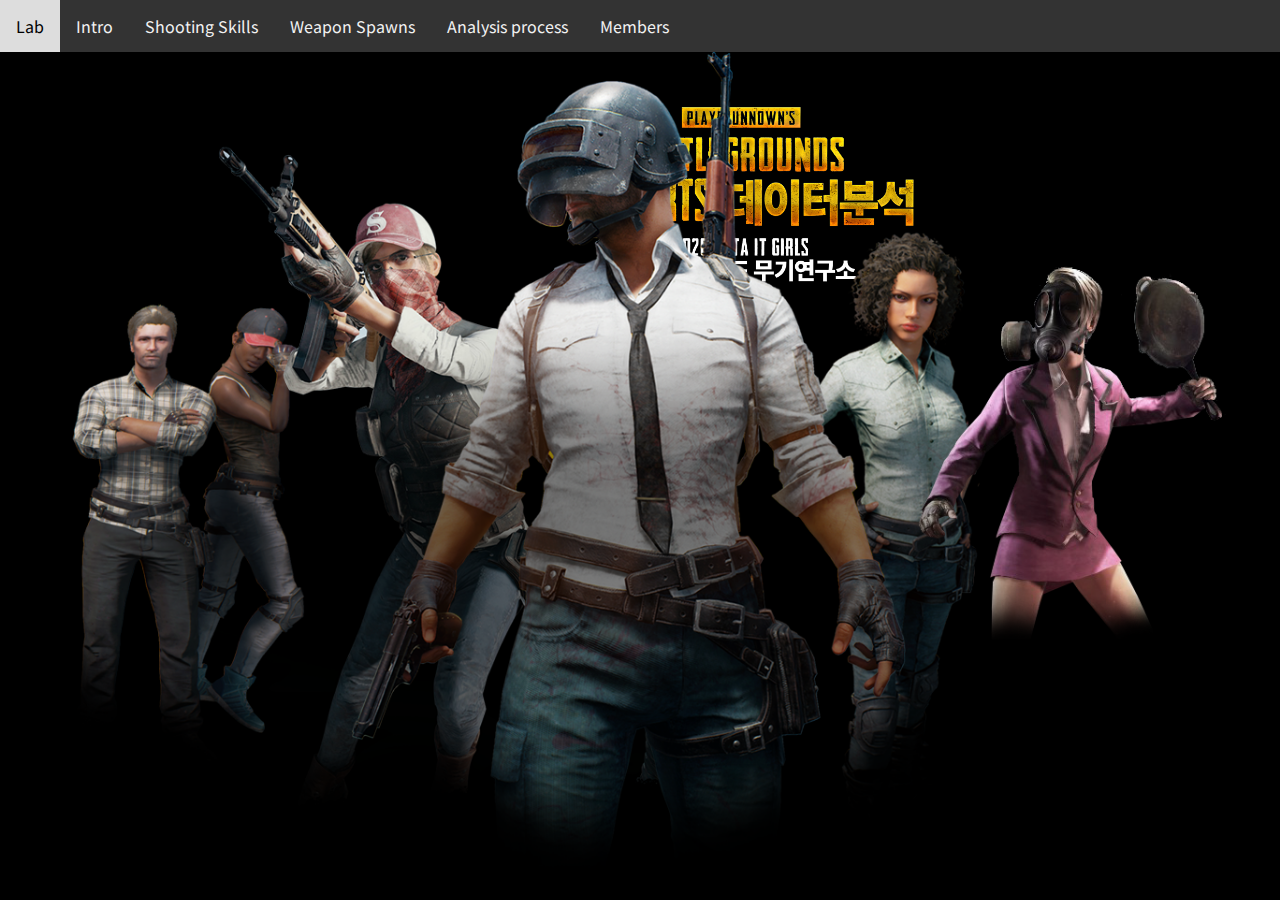
<file: docs/index.html>
<!DOCTYPE html>
<html>

<head>
    <title>배틀그라운드연구소</title>
    <meta http-equiv="Content-Type" content="text/html; charset=utf-8" />
    <meta charset="utf-8" />
    <meta name="viewport" content="width=device-width, initial-scale=1.0, user-scalable=no, minimum-scale=1.0, maximum-scale=1.0">
    <meta http-equiv="X-UA-Compatible" content="IE=edge">
    <link href="https://fonts.googleapis.com/css2?family=Noto+Sans+KR:wght@400;700&display=swap" rel="stylesheet">
	<link rel="stylesheet" href="style.css">
    <style>
        * {
                box-sizing: border-box;
        }
            /* Style the header */
        .header {
                background-color: #f1f1f1;
                padding: 20px;
                text-align: center;
                 
        }
        .topnav {
                overflow: hidden;
                background-color: #333;
                z-index: 1000;
                position: relative;
        
         }
         .topnav a {
                
                float: left;
                display: block;
                color: #f2f2f2;
                text-align: center;
                padding: 14px 16px;
                text-decoration: none;
               
        }
        .topnav a:hover {
                background-color: #ddd;
                color: black;
                
                
        }
        li {display: inline;}
/* 상단 바 끝 */
       
    
        
        body{ 
            position: relative;
            background-color: black;
            /* cursor: none;    */
            overflow: hidden;
            margin:0;
        }
        h1{
            color: #fff;
        }
        /* .cursor_item{
            position: absolute;
            width: 300px;
            height: 300px;
            background-color: red;
            top:0;
            left:0;
            margin: -50px 0 0 -50px;
            transition: all 500ms cubic-bezier(0.930, 0.005, 0.040, 1.005);
                     
        }
     */
        
        /* button:hover{
            background: red;
            color: #fff;
            font-size: 80px;
            padding : 80px 150px;
        } */
        .human{
            position: absolute;
            width: 500px;
            left:calc(50% - 150px) ; /*사진 가운데로*/ 
            /* z-index: 100;  //사람 이미지 맨 앞으로 갖고오기 */
        }
        .bg{
            position: relative;
        }
        .imgWrap{
            z-index: 1;
        }
      

    </style>
    
    
    <!-- <style type="text/css">
        body{cursor: url('cursor.cur'),auto;}

    </style> -->
    <script>
        let human;
        let bg;
        let h1;

        let x =0;
        let y =0;
        let mx=0;   //마우스  x
        let my=0; //마우스 y
        let speed =0.009; //마우스 얼마의 속도로 따라올지
        
        window.onload =function(){

            h1 = document.getElementsByTagName("h1")[0]; //마우스 부드럽게
            human = document.getElementsByClassName("human")[0];
            bg = document.getElementsByClassName("bg")[0];

            window.addEventListener("mousemove",mouseFunc,false);

            function mouseFunc(e){
                x= (e.clientX - window.innerWidth / 2); // 창의 반 크기를 마우스 움직임 크기에서 빼기
                y= (e.clientY - window.innerHeight / 2); 
                
            }
            loop();  //마우스 부드럽게
        }  
        function loop(){
            mx += (x - mx) *speed;
            my += (y - my) *speed; 
            //console.log(x,mx)
            // h1.innerHTML ="x:"+x+"mx:"+mx; //x와 mx의 값 출력
            human.style.transform = "translate("+-(mx/6)+"px,"+ -(my/6)+"px)";
            // my 대신에 -my주면 반대로 움직임
            // 사진을 더 조금 움직이게 하고 싶으면 mx,my값을 나눠준다 -> mx/6,my/원하는 수
            bg.style.transform = "translate("+ (mx/2)+"px,"+ (my/2)+"px)";

            window.requestAnimationFrame(loop);
        }
        
    </script>
    </head>
    <body>
        
          
        <div class="topnav">
            <a href="index.html">Lab</a>
            <a href="intro.html">Intro</a>
            <a href="page2.html">Shooting Skills</a>
            <a href="page3.html">Weapon Spawns</a>
            <a href="main.html">Analysis process</a>
            <a href="about.html">Members</a>
          </div>
<!-- 이미지 div 태그르로 한 번에 묶어서 상단바 뒤로 가게 함 -->
        <div class="imgWrap"> 
            <img src="img/로고1.png"  width ="100" height-= "100" class = "human" alt="배틀그라운드 로고">
            <img src="img/obj.png" class = "bg" alt="사막배경">
        </div>
       
        
  </body>
  </html>
</file>
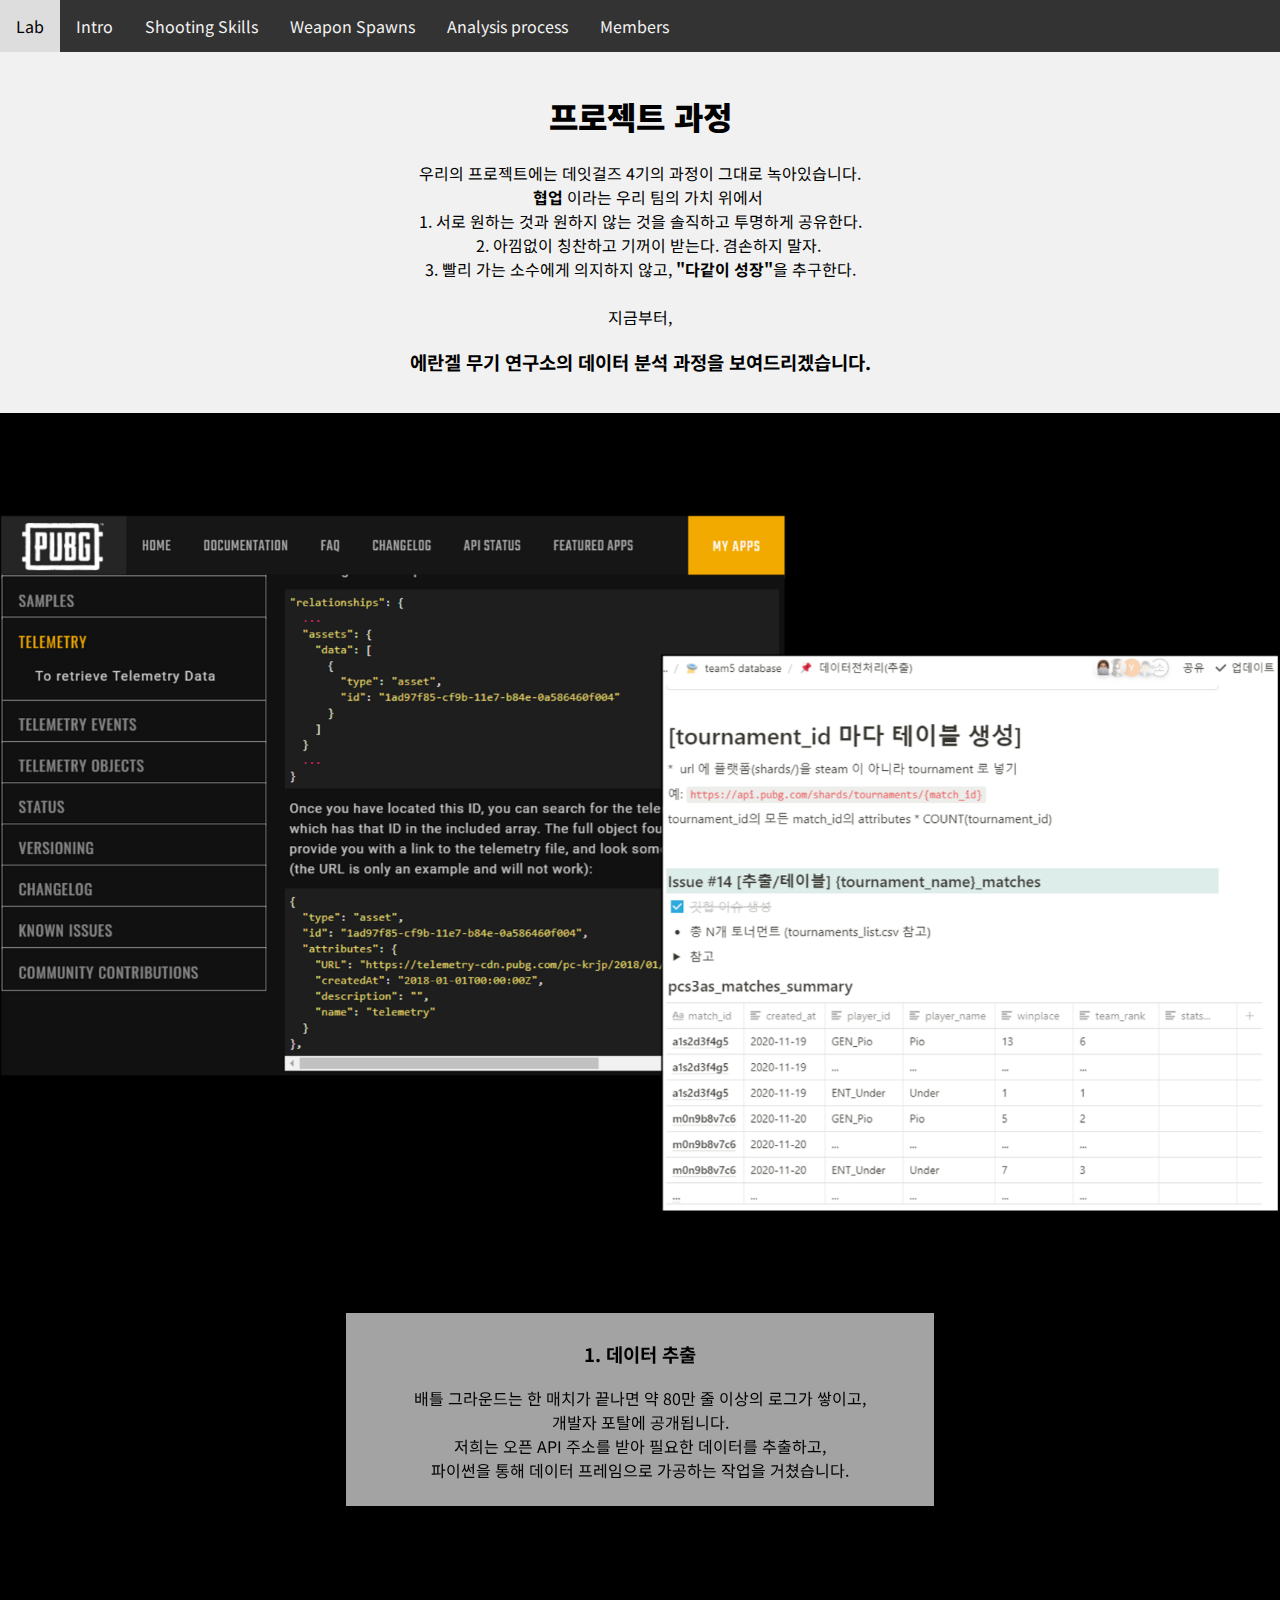
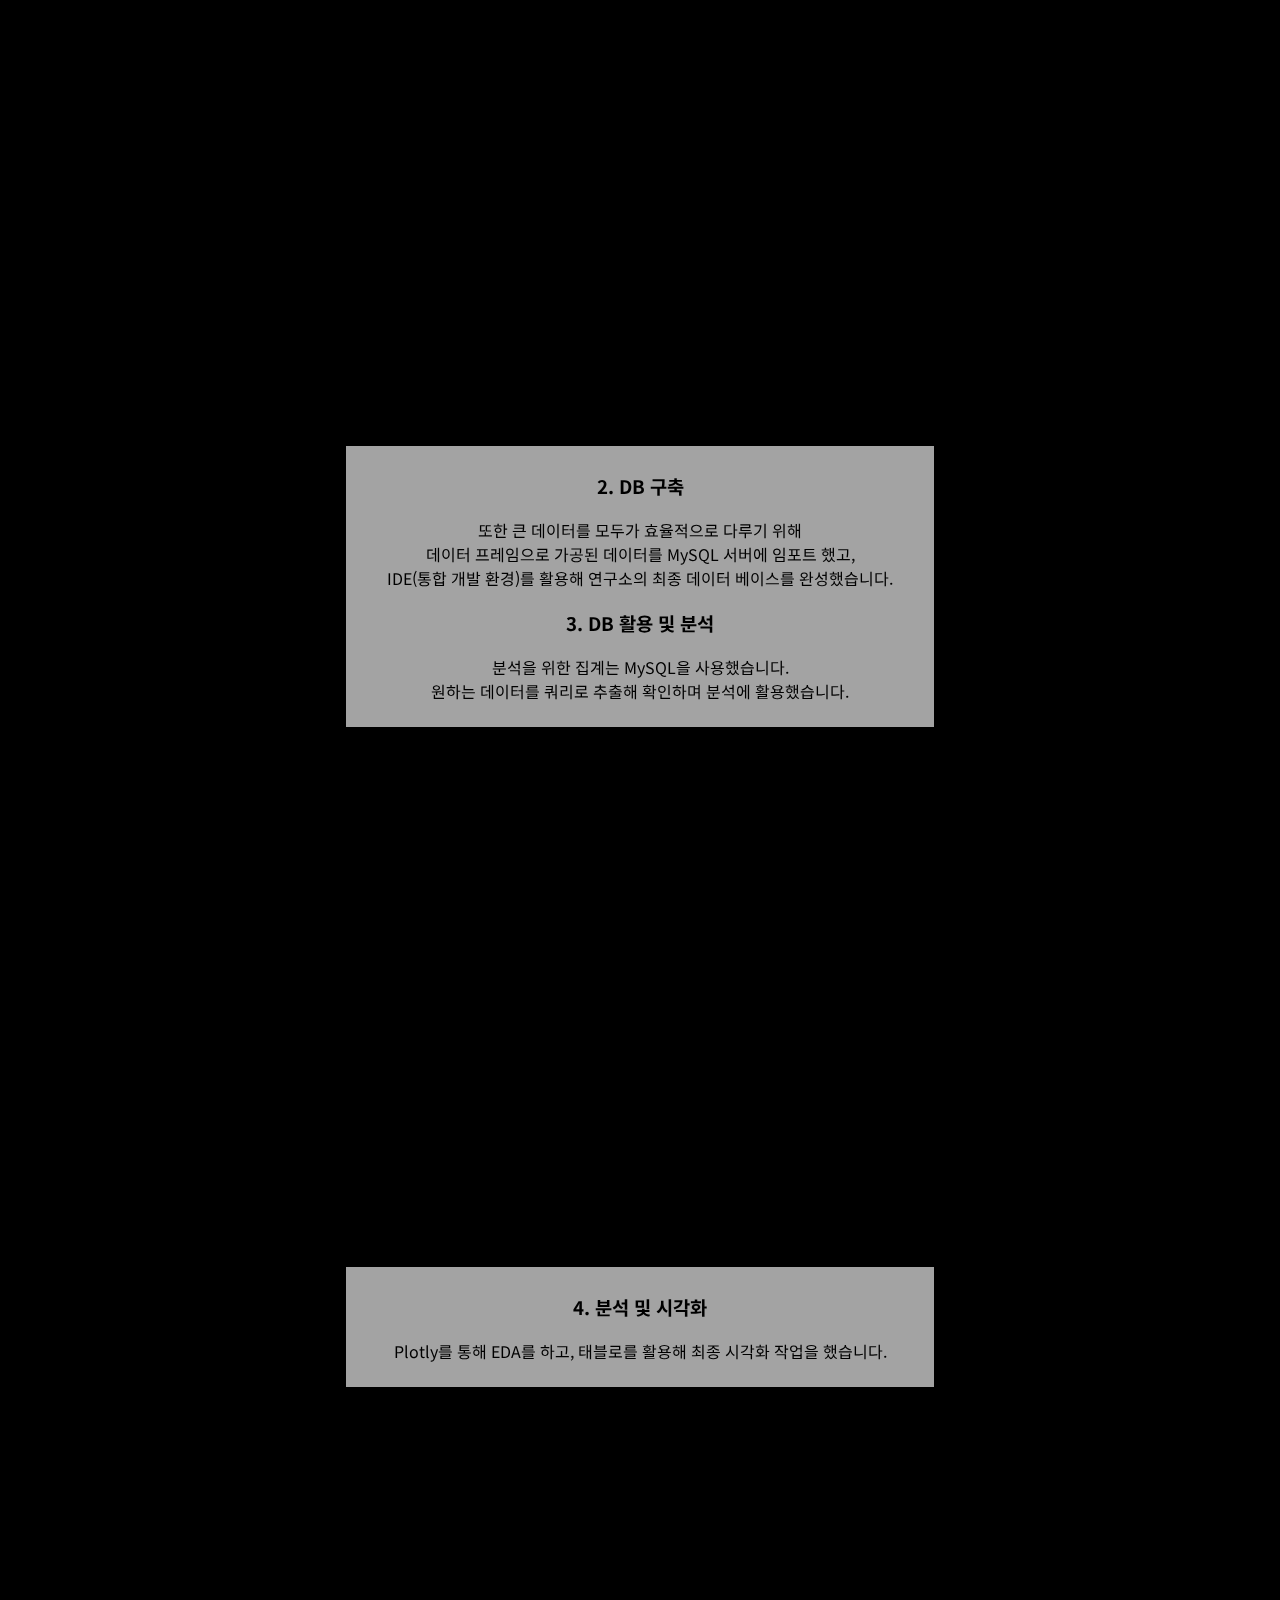
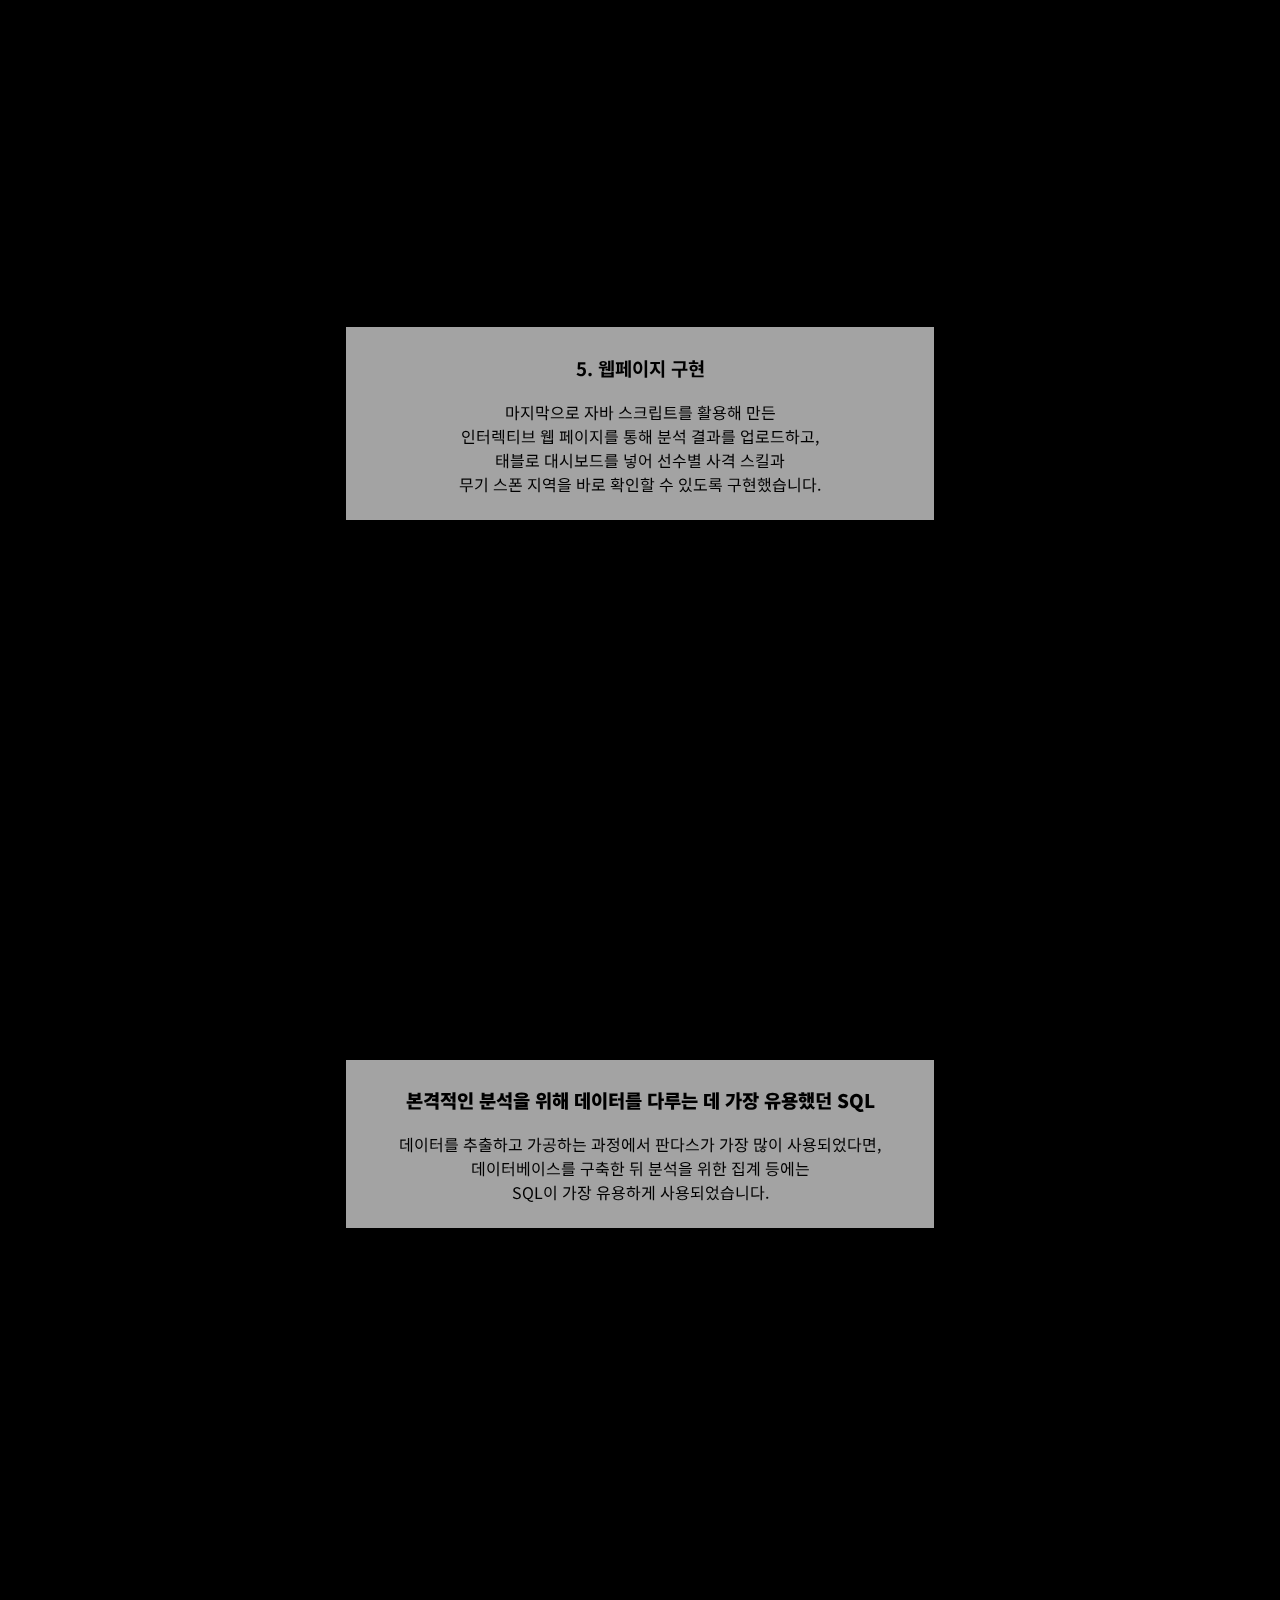
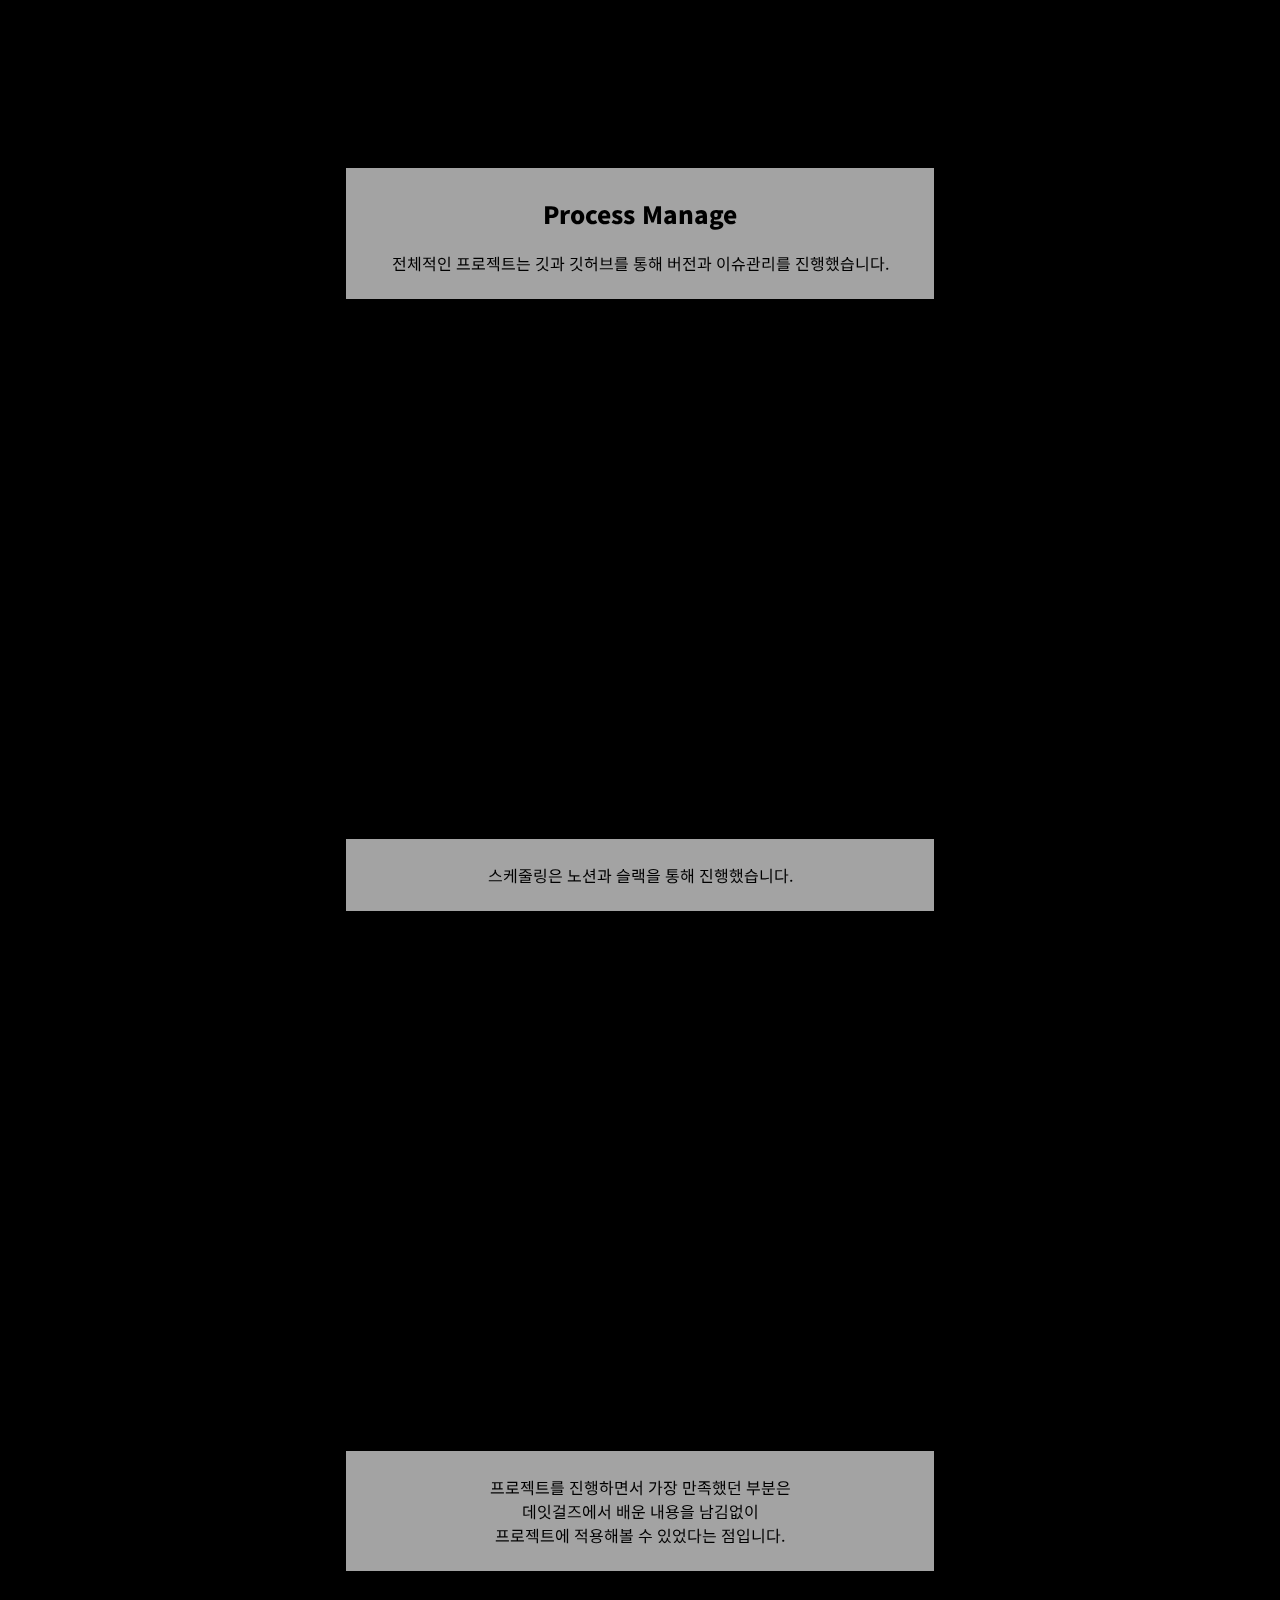
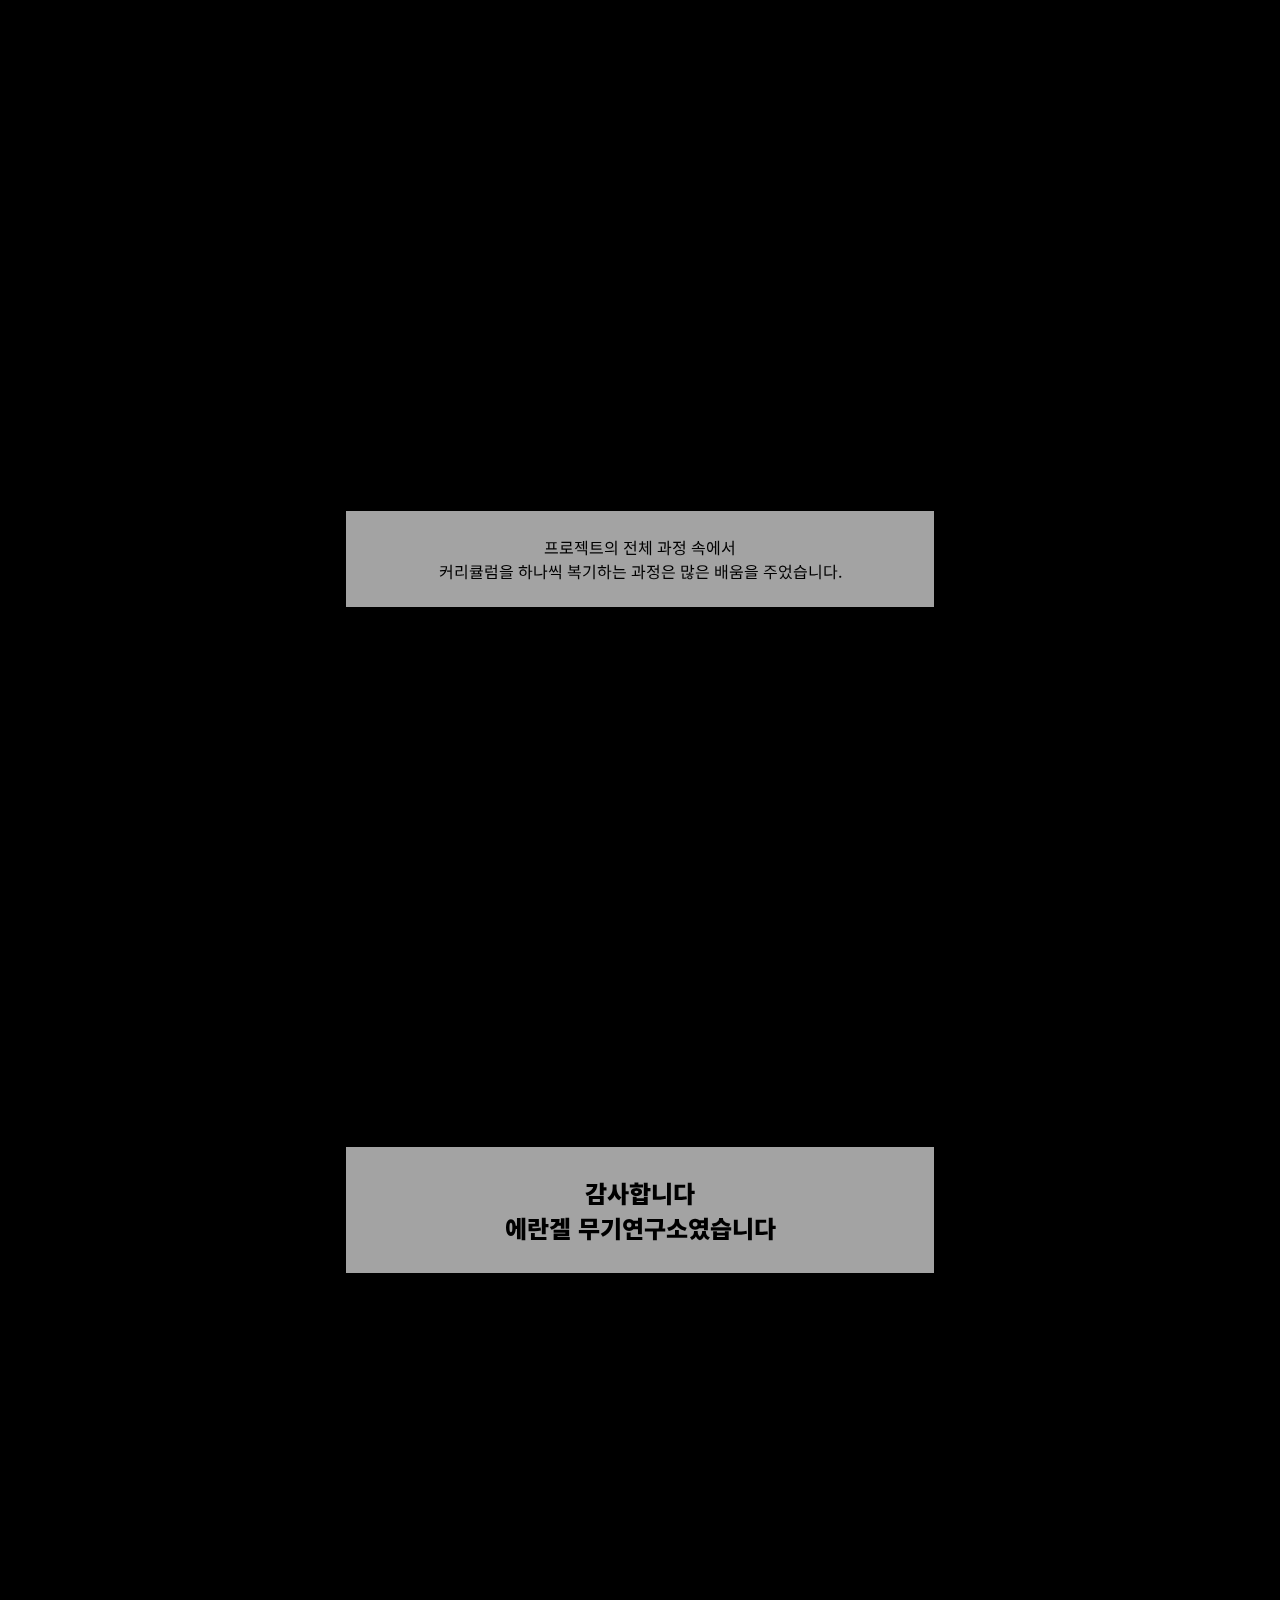
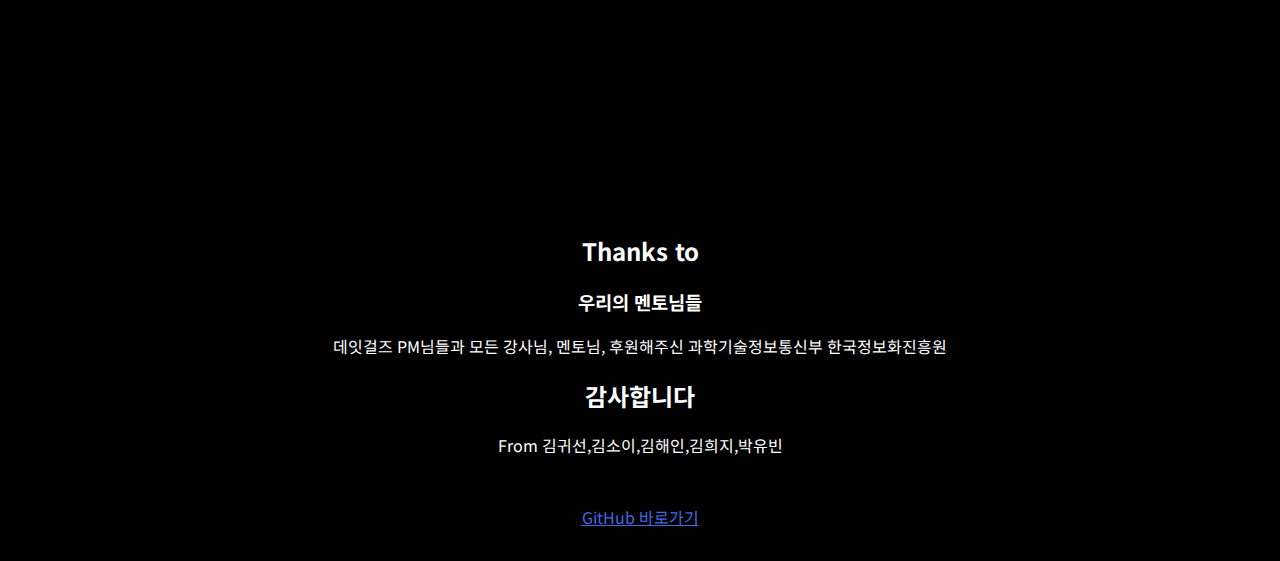
<file: docs/main.html>
<!DOCTYPE html>
<html lang="ko">
<head>
	<meta charset="UTF-8">
	<meta name="viewport" content="width=device-width, initial-scale=1.0">
	<title>main</title>
	<link href="https://fonts.googleapis.com/css2?family=Noto+Sans+KR:wght@400;700&display=swap" rel="stylesheet">
	<link rel="stylesheet" href="style.css">
	
	
</head>
<body bgcolor="black">
    <div class="topnav">
        	<a href="index.html">Lab</a>
			  <a href="intro.html">Intro</a>
			  <a href="page2.html">Shooting Skills</a>
			  <a href="page3.html">Weapon Spawns</a>
              <a href="main.html">Analysis process</a>
              <a href="about.html">Members</a>
      </div>
	<header class="header">
		<div class="global-width">
			<h1 class="page-title"><b>프로젝트 과정</b> </h1>
			<p>
				우리의 프로젝트에는 데잇걸즈 4기의 과정이 그대로 녹아있습니다. <br>&nbsp;&nbsp;&nbsp;&nbsp;<B>협업</B> 이라는 우리 팀의 가치 위에서<br>
                1. 서로 원하는 것과 원하지 않는 것을 솔직하고 투명하게 공유한다.<br>
                &nbsp;&nbsp;&nbsp;&nbsp;2. 아낌없이 칭찬하고 기꺼이 받는다. 겸손하지 말자.<br>
				3. 빨리 가는 소수에게 의지하지 않고, <b>"다같이 성장"</b>을 추구한다.<br><br>
				지금부터,<br>
				<h3>에란겔 무기 연구소의 데이터 분석 과정을 보여드리겠습니다.</h3>
				
			</p>
		</div>
	</header>
	<section class="scroll-content">
		<div class="scroll-graphic">
			<div class="graphic-item"><img class="scene-img" src="img/analysis/1_데이터_추출.png" alt=""></div>
			<div class="graphic-item"><img class="scene-img" src="img/analysis/2_DB.png" alt="데이터프레임사진"></div>
			<div class="graphic-item" ><img class="scene-img" src="img/analysis/3_tableau.png" alt=""></div>
			<div class="graphic-item"><img class="scene-img" src="img/analysis/4_web.PNG" alt="erd 사진"></div>
			<div class="graphic-item"><img class="scene-img" src="img/analysis/5_SQL.png" alt="datagrip사진"></div>
			<div class="graphic-item" data-action="birdFlies2">
				<img class="bird" src="img/후라이팬.png" alt="뭐넣냐">
				<img class="scene-img" src="img/analysis/6_github.png" alt="">
			</div>
			<div class="graphic-item"><img class="scene-img" src="img/analysis/7_notion.png" alt=""></div>
			<div class="graphic-item"><img class="scene-img" src="img/analysis/10_과정.png" alt=""></div>
			<div class="graphic-item"><img class="scene-img" src="img/analysis/8_배움.jpg" alt=""></div>
			<div class="graphic-item"><img class="scene-img" src="img/analysis/9_fin.jpg" alt="노션사진"></div>
		</div>
		<div class="scroll-text global-width">
			<div class="step">
				<p>
					<h3>1. 데이터 추출</h3>
					배틀 그라운드는 한 매치가 끝나면 약 80만 줄 이상의 로그가 쌓이고,<br>
					개발자 포탈에 공개됩니다.<br>
					저희는 오픈 API 주소를 받아 필요한 데이터를 추출하고,<br>
					파이썬을 통해 데이터 프레임으로 가공하는 작업을 거쳤습니다.
				</p>
			</div>
			<div class="step">
				<p>
					<h3>2. DB 구축</h3>
					또한 큰 데이터를 모두가 효율적으로 다루기 위해<br>
					데이터 프레임으로 가공된 데이터를 MySQL 서버에 임포트 했고,<br>
					IDE(통합 개발 환경)를 활용해 연구소의 최종 데이터 베이스를 완성했습니다.<br>
					<h3>3. DB 활용 및 분석</h3>
					분석을 위한 집계는 MySQL을 사용했습니다.<br>
					원하는 데이터를 쿼리로 추출해 확인하며 분석에 활용했습니다.
				</p>
			</div>
			<div class="step">
				<p>
					<h3>4. 분석 및 시각화</h3>
					Plotly를 통해 EDA를 하고, 태블로를 활용해 최종 시각화 작업을 했습니다.
				</p>
			</div>
			<div class="step">
				<p>
					<h3>5. 웹페이지 구현</h3>
					마지막으로 자바 스크립트를 활용해 만든 <br>인터렉티브 웹 페이지를 통해 분석 결과를 업로드하고, <Br>
					태블로 대시보드를 넣어 선수별 사격 스킬과<br>
					무기 스폰 지역을 바로 확인할 수 있도록 구현했습니다.
					
				</p>
			</div>
			<div class="step">
				<p>
                    <b><h3>본격적인 분석을 위해 데이터를 다루는 데 가장 유용했던 SQL</h3></b>
                    데이터를 추출하고 가공하는 과정에서 판다스가 가장 많이 사용되었다면, <br>
                    데이터베이스를 구축한 뒤 분석을 위한 집계 등에는 <br>SQL이 가장 유용하게 사용되었습니다.


				</p>
			</div>
			<div class="step">
				<p>
					<b><h2>Process Manage</h2></b>
					전체적인 프로젝트는 깃과 깃허브를 통해 버전과 이슈관리를 진행했습니다.<br>
					 
					
				</p>
			</div>
			<div class="step">
				<p>
					스케줄링은 노션과 슬랙을 통해 진행했습니다.
					
				</p>
			</div>
			<div class="step">
				<p>
					프로젝트를 진행하면서 가장 만족했던 부분은<br>
					데잇걸즈에서 배운 내용을 남김없이 <Br>
					프로젝트에 적용해볼 수 있었다는 점입니다.
				</p>
			</div>
			<div class="step">
				<p>
					프로젝트의 전체 과정 속에서<br>
					커리큘럼을 하나씩 복기하는 과정은 많은 배움을 주었습니다.
				</p>
			</div>
			<div class="step">
				<p>
                    <b><h2>감사합니다<br>
						에란겔 무기연구소였습니다</h2></b>
						
                   
				</p>
			</div>
		</div>
	</section>
	<section class="normal-content_global-width">
		<h2>Thanks to</h2>
		<h3>우리의 멘토님들</h3>
		<p>데잇걸즈 PM님들과 모든 강사님, 멘토님, 후원해주신 과학기술정보통신부 한국정보화진흥원 </p>
		<h2>감사합니다</h2>
		<p>From 김귀선,김소이,김해인,김희지,박유빈</p>
	</section>
	<footer class="global-footer">
		<a href="https://github.com/dataitgirls4/team_5" target="blank">GitHub 바로가기</a>
	</footer>

	<script src="main.js"></script>
</body>
</html>
</file>
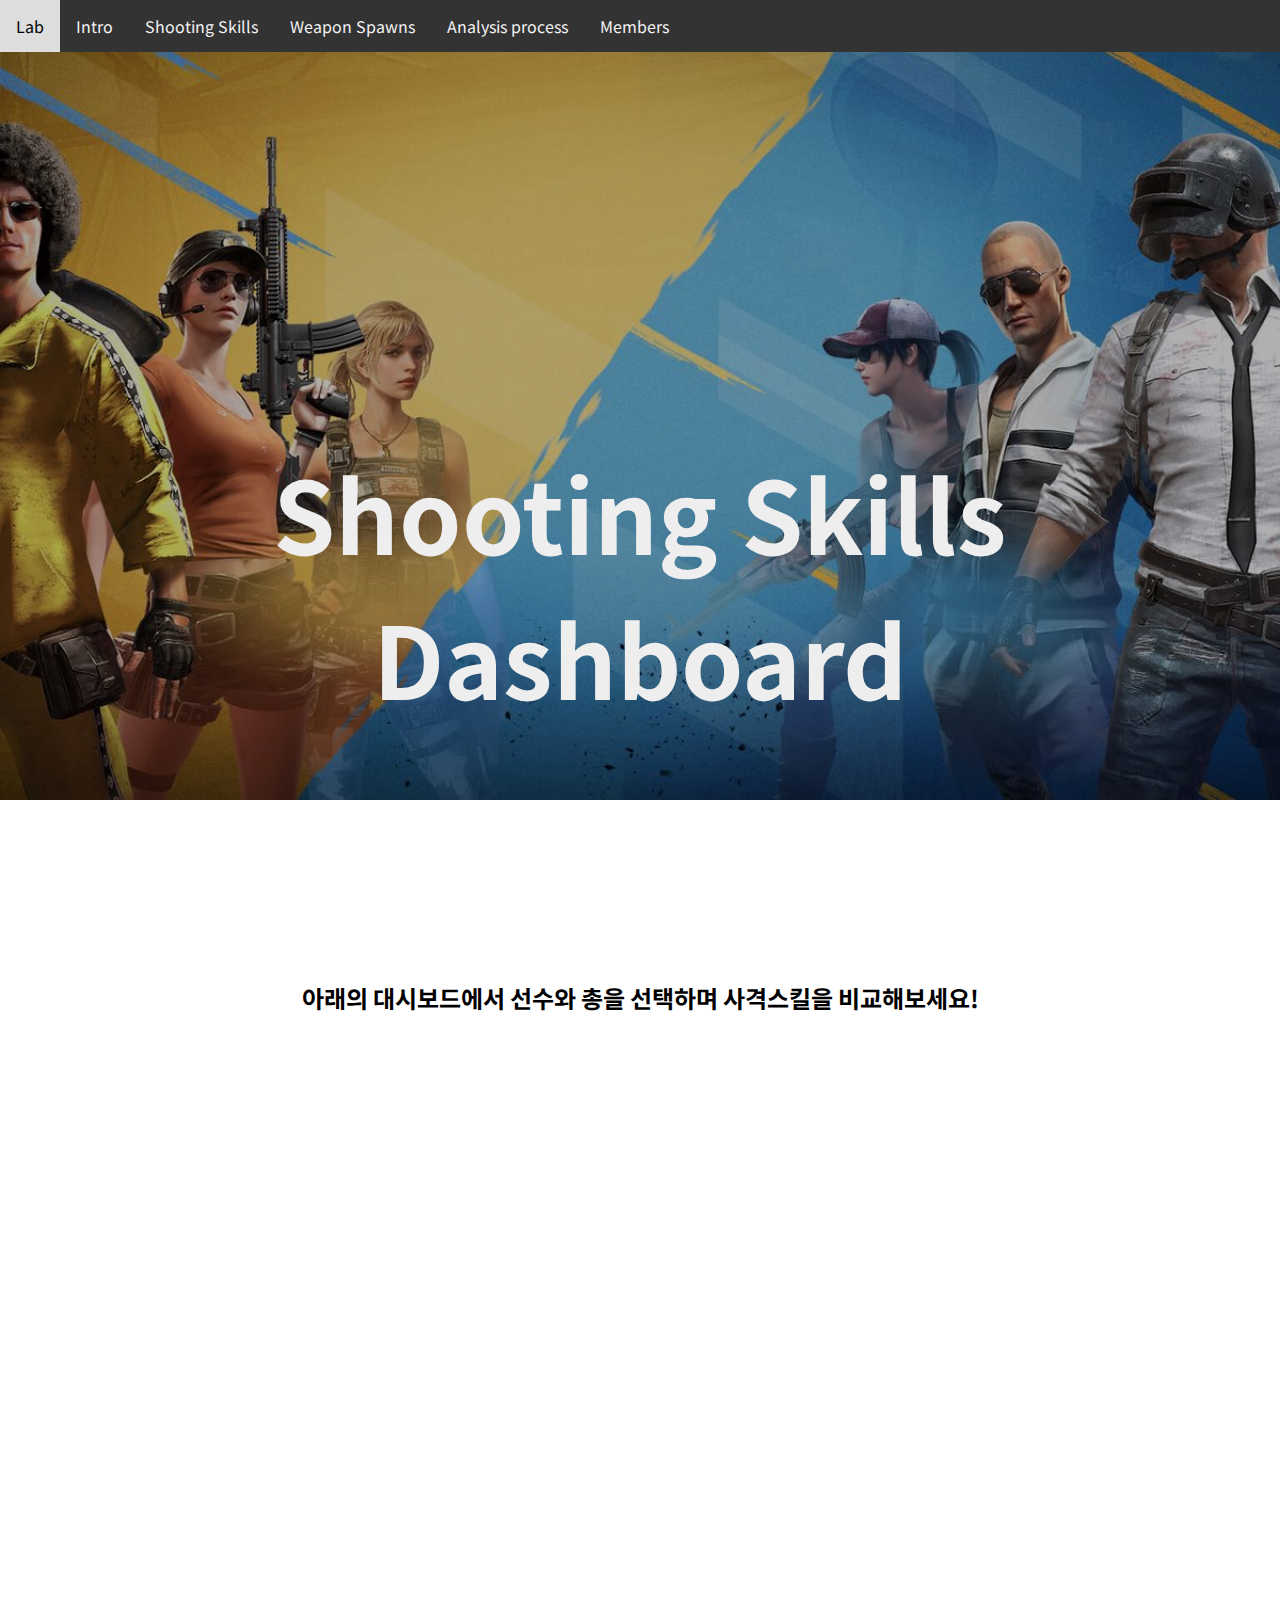
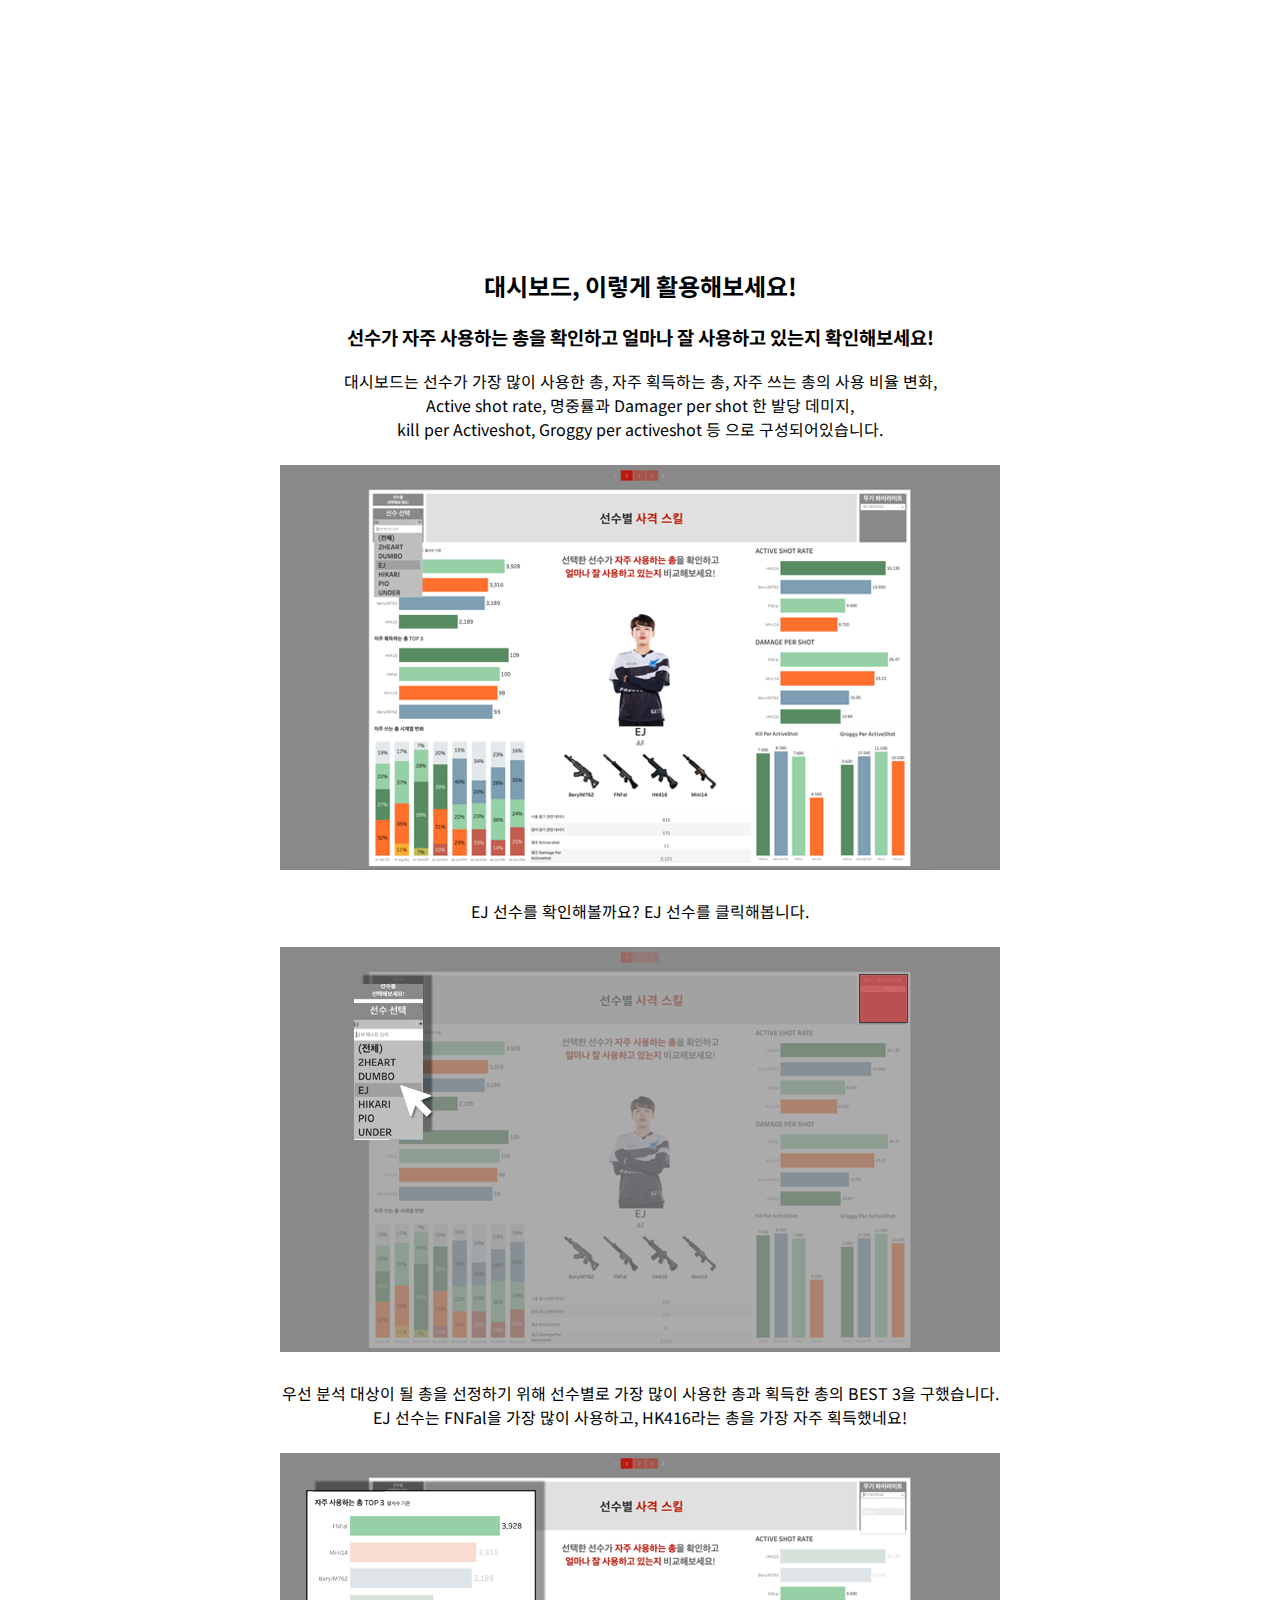
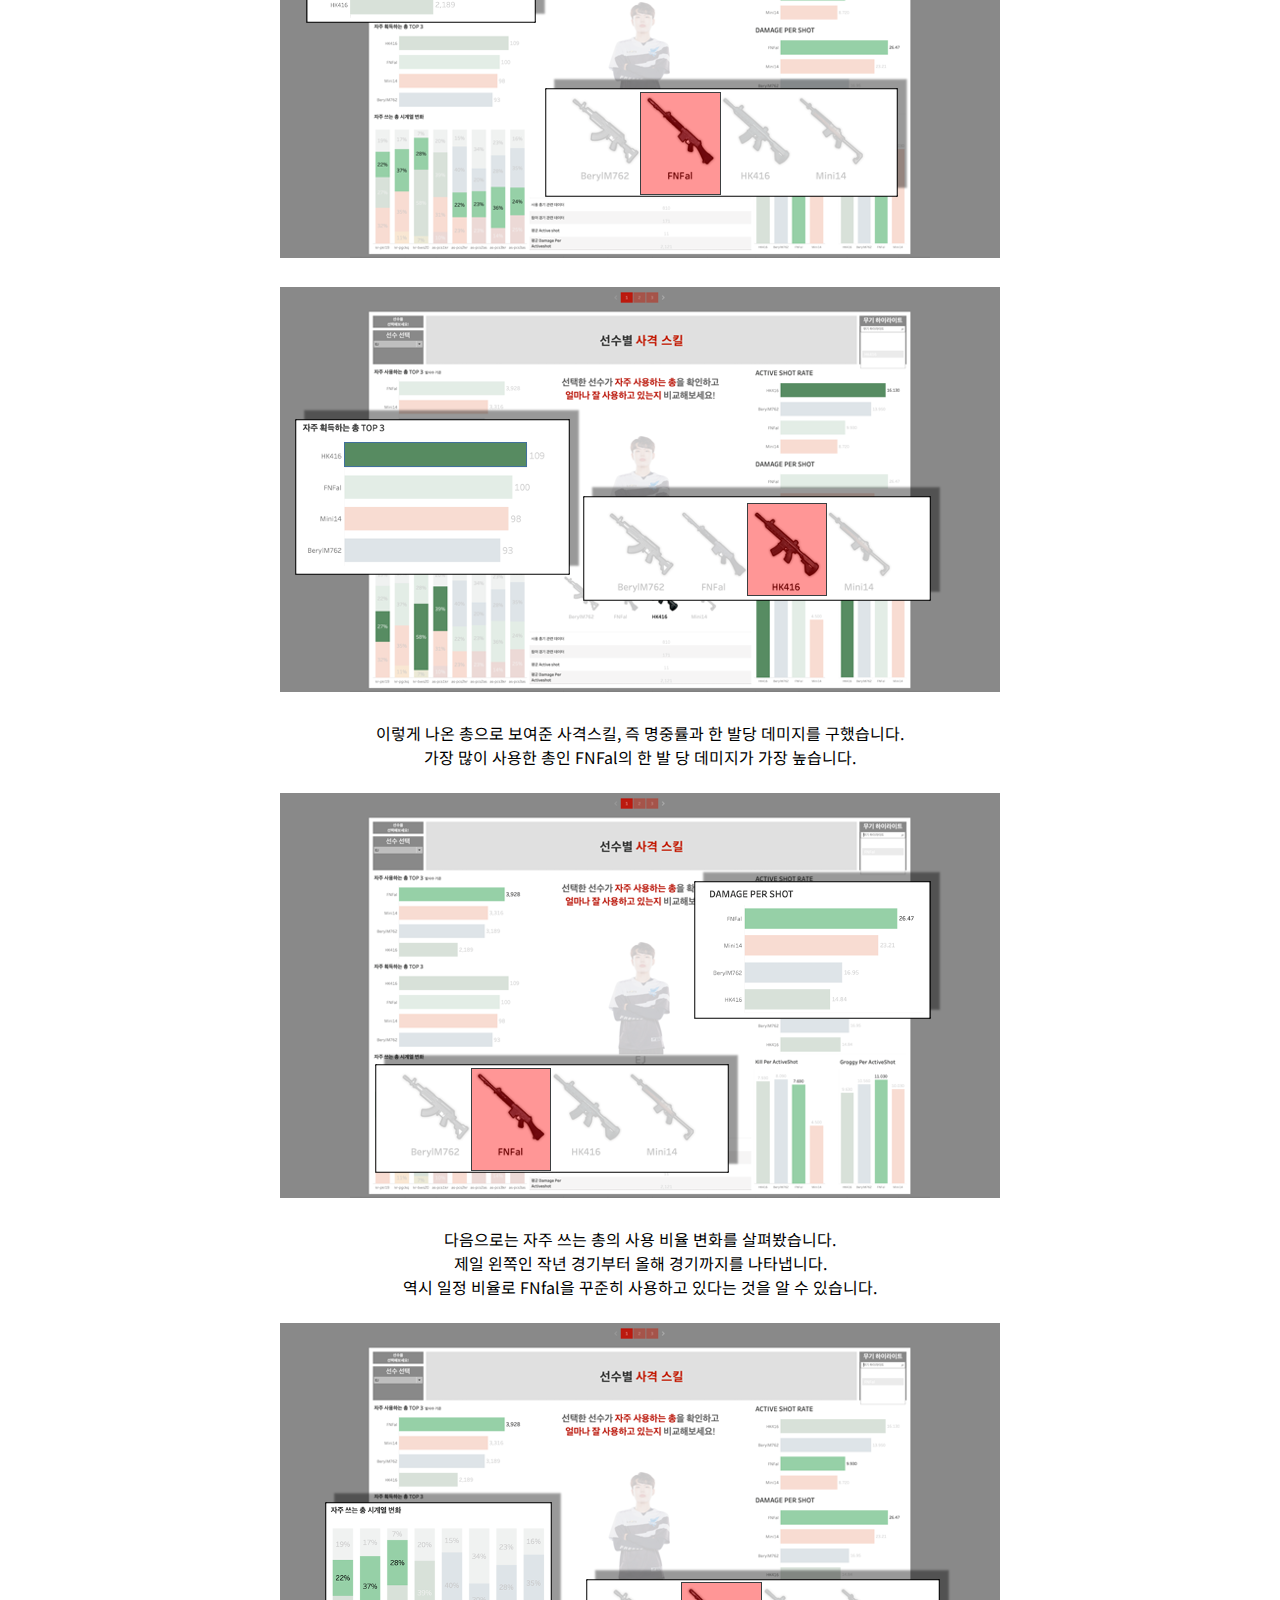
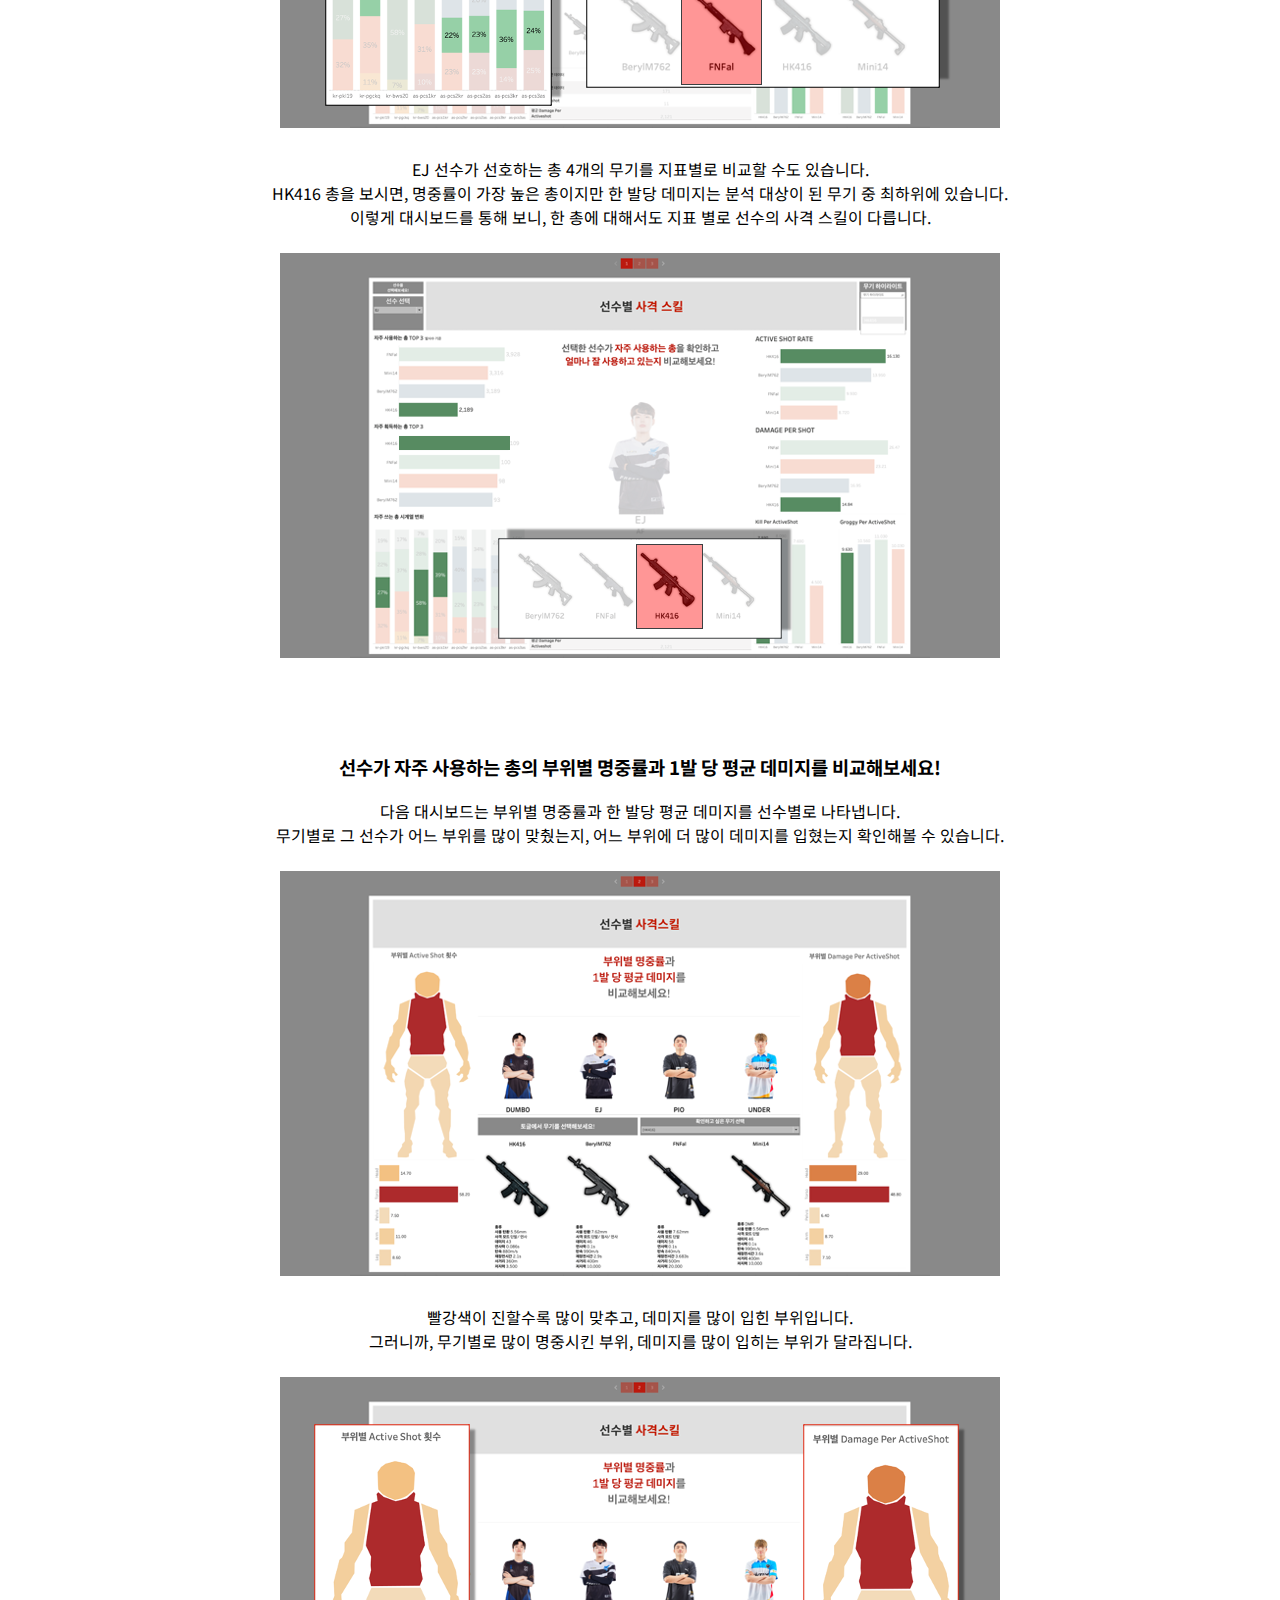
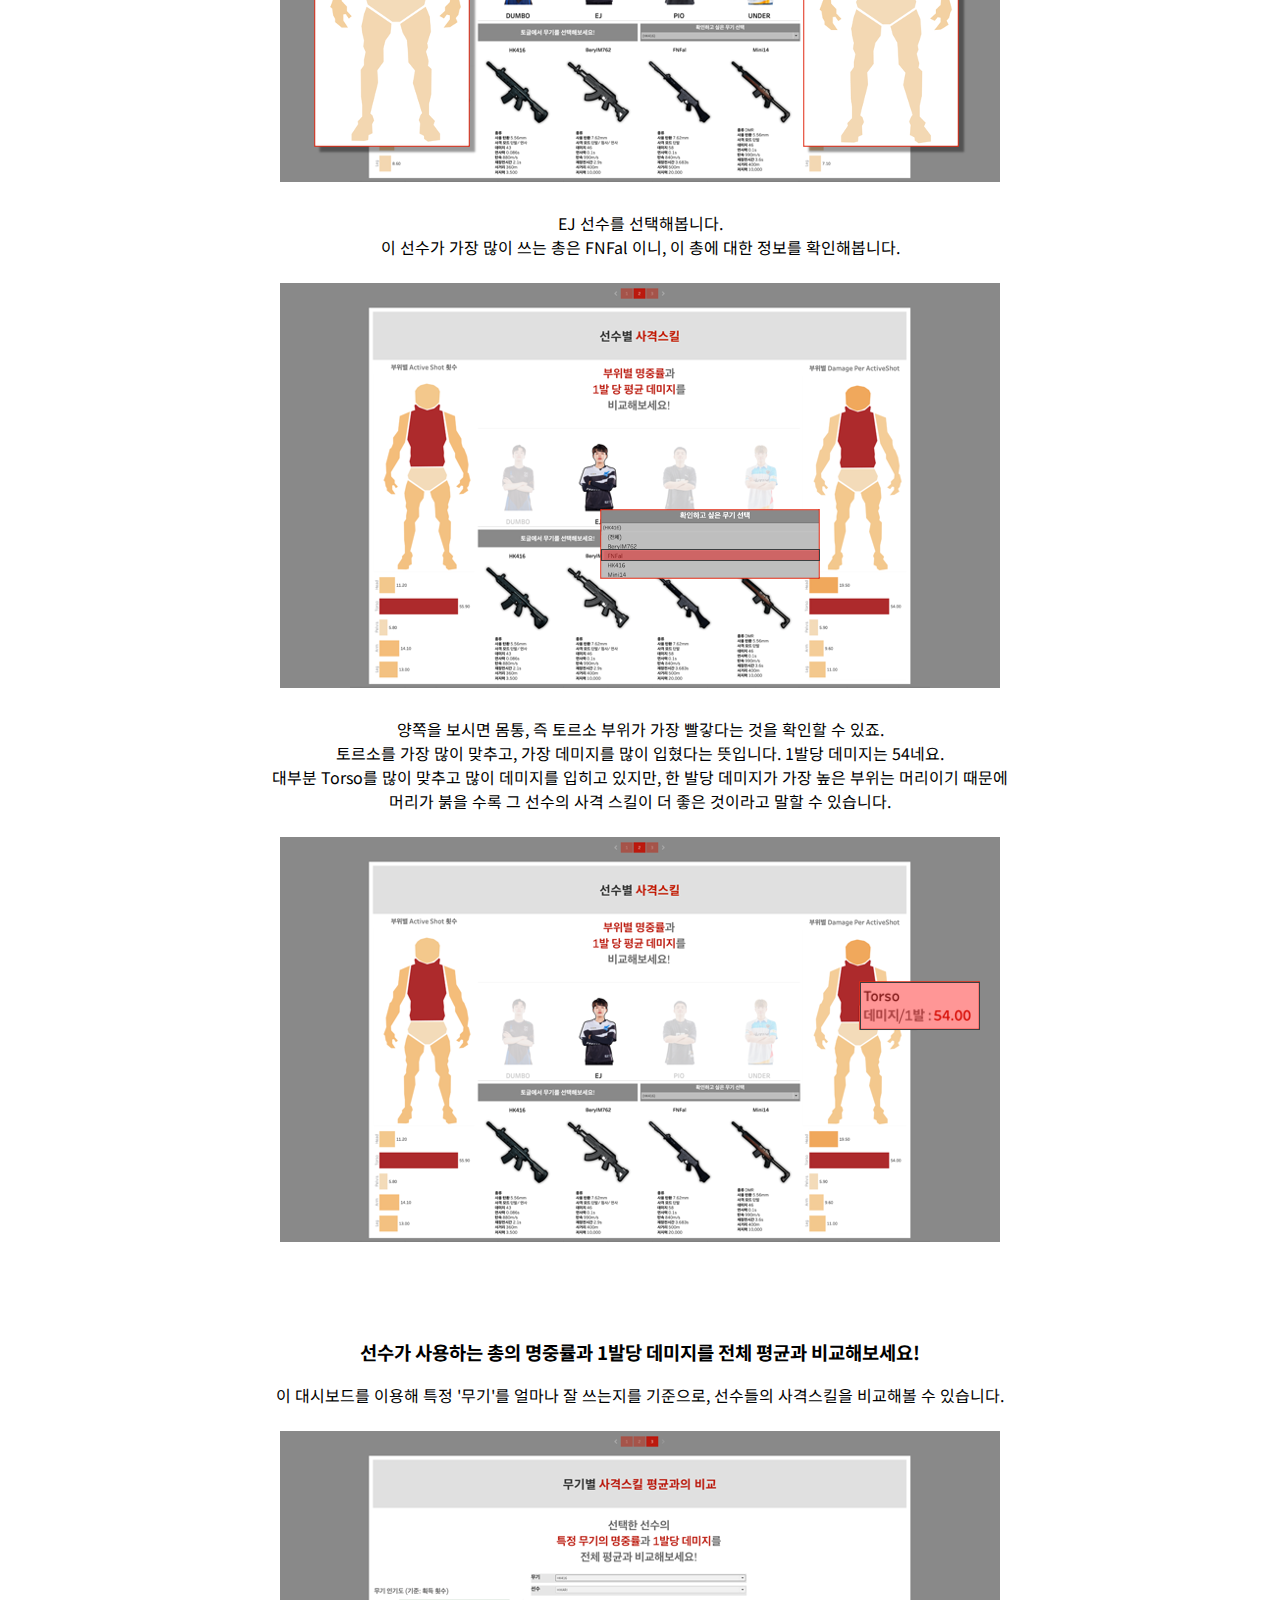
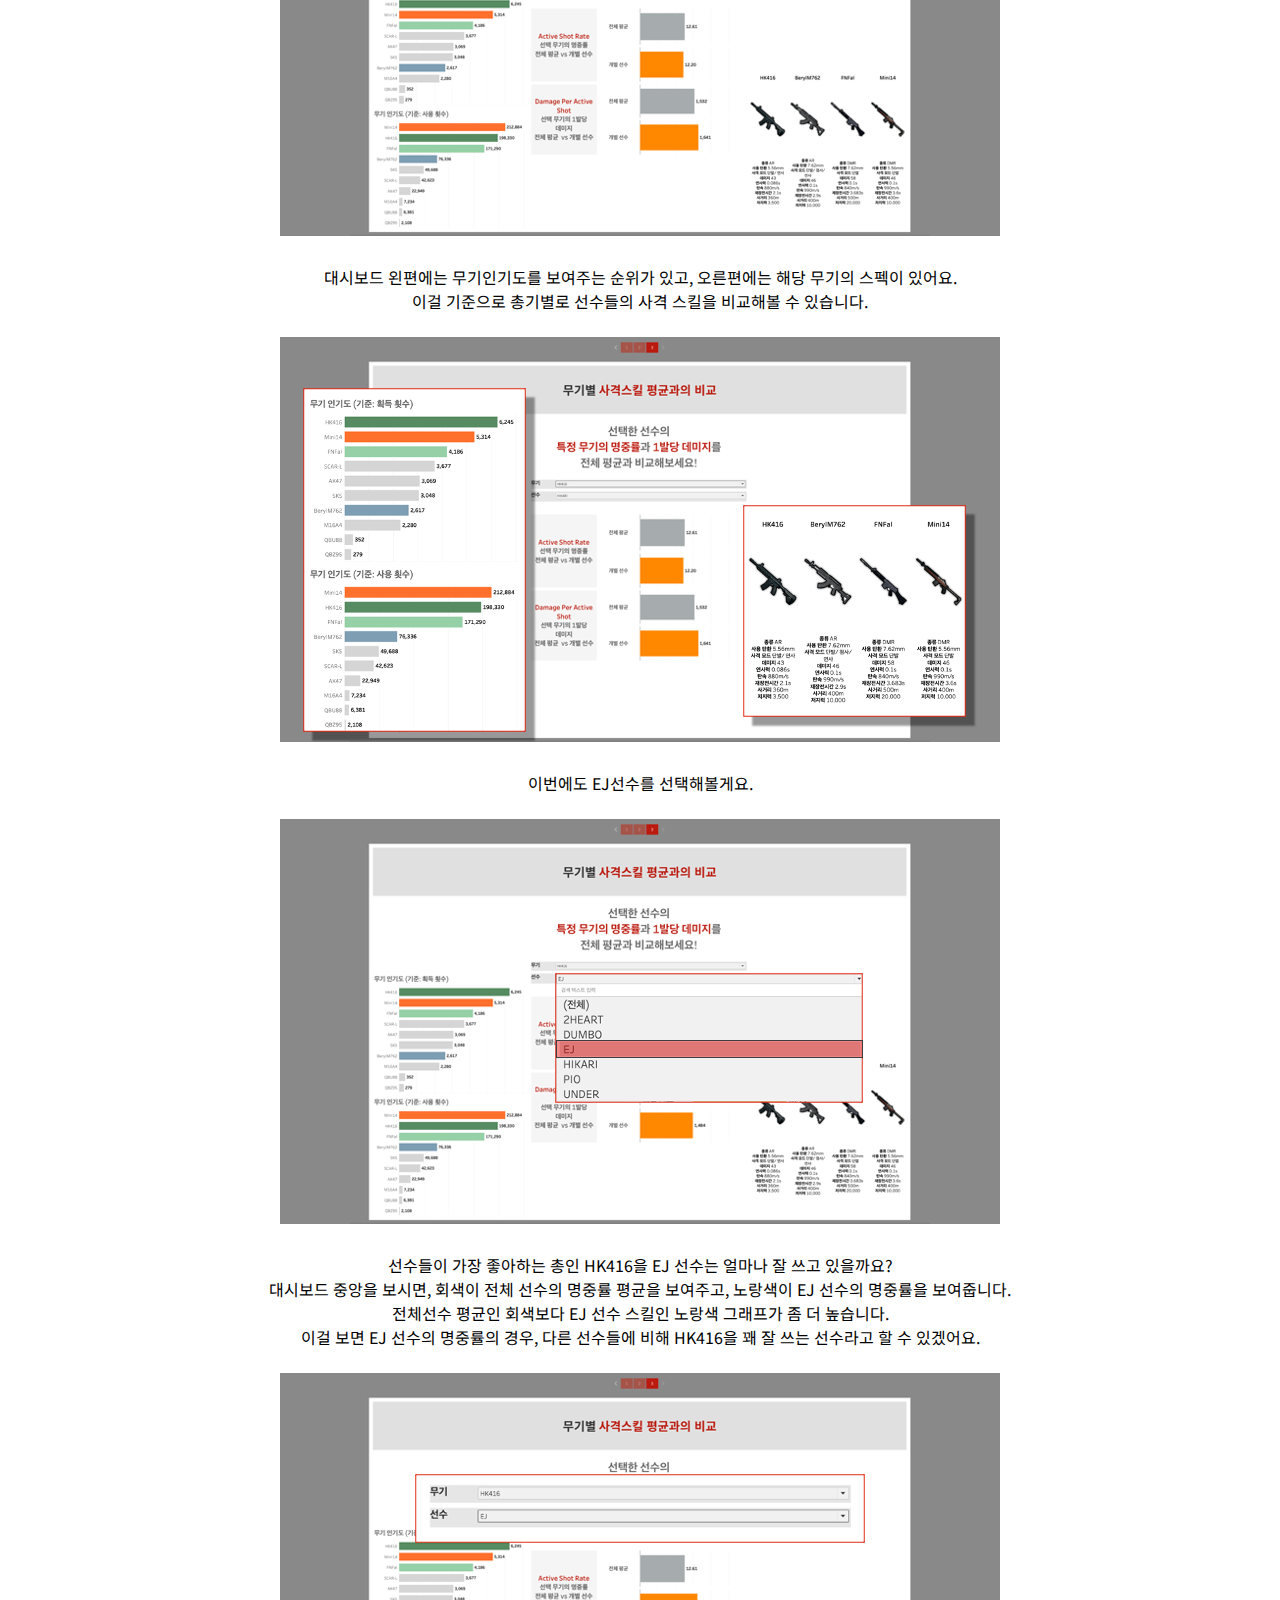
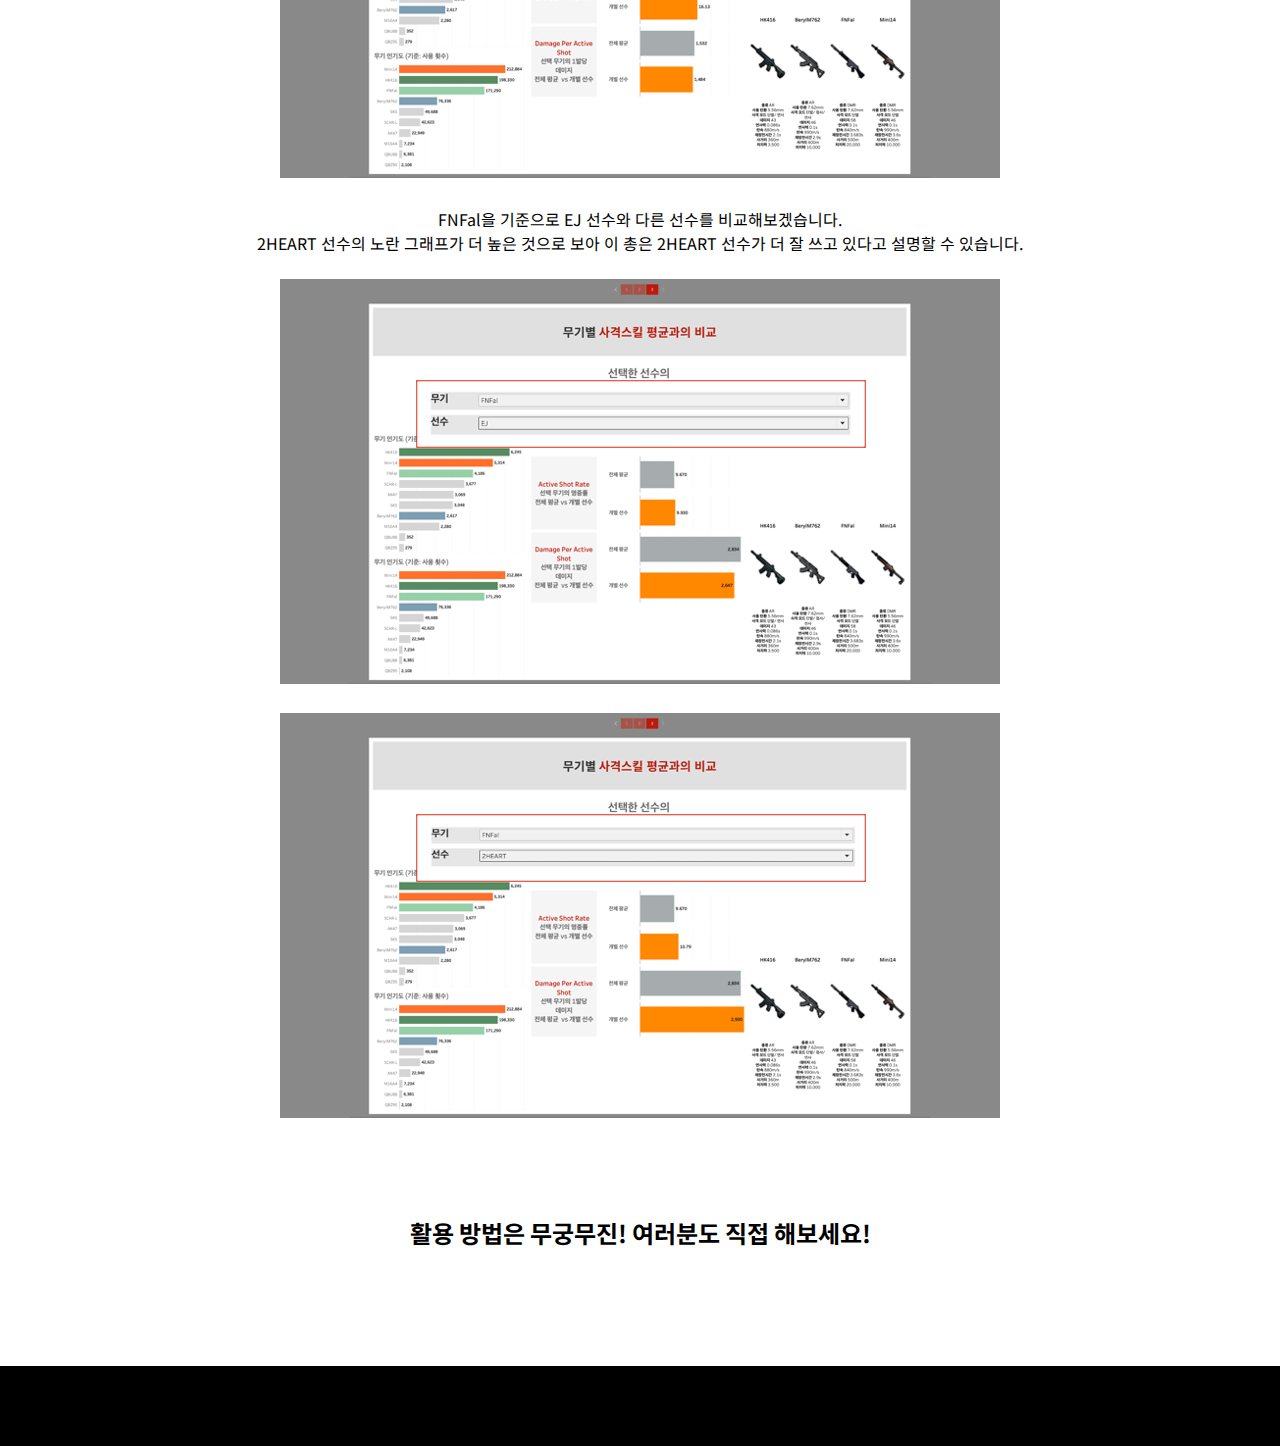
<file: docs/page2.html>
<!DOCTYPE html>
<html>

<head>
    <title>Shooting Skill</title>
    <meta http-equiv="Content-Type" content="text/html; charset=utf-8" />
    <meta charset="utf-8" />
    <meta name="viewport" content="width=device-width, initial-scale=1.0, user-scalable=no, minimum-scale=1.0, maximum-scale=1.0">
    <meta http-equiv="X-UA-Compatible" content="IE=edge">
    <link href="https://fonts.googleapis.com/css2?family=Noto+Sans+KR:wght@400;700&display=swap" rel="stylesheet">
	  <link rel="stylesheet" href="style.css">
    <style>
       
        body{
          
            overflow-x: hidden;
            margin:0;
            padding:0;   
        }
        /* 타이틀 헤더 */
        section.titleWrap{
            position: fixed;
            height: 800px;
            width:100%;
            top:0;
            left:0;
        }
        h1{
            position: absolute;
            color:#eee;
            text-align:center;
            padding-top:320px;
            width: 100%;
            font-size: 100px;
            z-index: 1;

        }
        .cover{
            position: fixed;
            width: 100%;
            height: 800px;
            background-color: rgba(0,0,0,1);
        }
        .coverImg{
            position: fixed;
            width: 100%;
            height: 800px;
            background:url(img/ba.jpg) center center / cover no-repeat;
        }

        /* 본문영역 */
        section.textWrap{
            position: relative;
            width: 100%;
            margin-top: 800px;
            padding-top:100px;
            background-color: #fff;
            z-index: 1;
        }
        .innerWrap{
            width: 80%;
            margin: 0 auto;
        }
        

        p{
            color :#111;
            font-size : 15px; 
            line-height: 28px;
            margin-bottom:  80px;
        }
        * {
            box-sizing: border-box;
            }
            /* Style the header */
        .header {
                background-color: #f1f1f1;
                padding: 20px;
                text-align: center;
        }
        .topnav {
                overflow: hidden;
                background-color: #333;
                z-index: 100;
                position: relative;
         }
         .topnav a {
                
                float: left;
                display: block;
                color: #f2f2f2;
                text-align: center;
                padding: 14px 16px;
                text-decoration: none;
                z-index: 100;
        }
        .topnav a:hover {
                background-color: #ddd;
                color: black;
                z-index: 100;
        }
        li {display: inline;}
        h2,p,div{
            text-align: center;
        }
       
       


    </style>
    <script>
        let scrollTop =0;
        let h1;
        let coverImg;
        let cover;
        let bar;
        let panWrap;

        window.onload =function(){
            h1= document.getElementsByTagName("h1")[0];

            coverImg= document.getElementsByClassName("coverImg")[0];
            cover= document.getElementsByClassName("cover")[0];
            cover.style.opacity = .3;

            // bar= document.getElementsByClassName("bar")[0];
            // panWrap = document.getElementsByClassName("panWrap")[0];
        }

        window.addEventListener("scroll",function(e){
            scrollTop =document.documentElement.scrollTop;
            h1.style.transform = "translate(0,"+ -scrollTop/10 +"px)";
        
            // let per =Math.ceil(scrollTop / (document.body.scrollHeight - window.outerHeight)*100);
            coverImg.style.transform = "scale("+ (1 + scrollTop/1000) +")";
        cover.style.opacity = .3 + scrollTop / 1000;
           
            //console.log(per);
            // bar.style.height = per +"%";
            // panWrap.style.transform = "translate(0, " + scrollTop / 1.2 +"px)";
        });
        
    </script>
    </head>
    <body bgcolor="black">
        
        <section class="titleWrap">
            <div class="coverImg"></div>
            <div class="cover"> </div>
            <div class="topnav">
                <a href="index.html">Lab</a>
                <a href="intro.html">Intro</a>
                <a href="page2.html">Shooting Skills</a>
                <a href="page3.html">Weapon Spawns</a>
                <a href="main.html">Analysis process</a>
                <a href="about.html">Members</a>
              </div>
            <h1>Shooting Skills Dashboard</h1><br><br>
            

          </section>

          <section class="textWrap">
            <div class="innerWrap">
              
             
              <p>

                  <p><h2>아래의 대시보드에서 선수와 총을 선택하며 사격스킬을 비교해보세요!</h2></p>
                               
                
                    <iframe src="https://public.tableau.com/views/33557/sheet0?:showVizHome=no&amp;:embed=true"width="1024" height="700" frameborder="0"></iframe><br><br><br>
                  
                  <!-- https://public.tableau.com/shared/R9B62WZXM?:display_count=n&:origin=viz_share_link -->

                  <!-- https://public.tableau.com/views/33557/sheet0?:language=ko&:display_count=y&publish=yes&:origin=viz_share_link -->
                
                <h2>대시보드, 이렇게 활용해보세요!</h2>
                <h3>선수가 자주 사용하는 총을 확인하고 얼마나 잘 사용하고 있는지 확인해보세요!</h3>
                대시보드는 선수가 가장 많이 사용한 총, 자주 획득하는 총, 자주 쓰는 총의 사용 비율 변화,<br>
                Active shot rate, 명중률과 Damager per shot 한 발당 데미지,<br>
                kill per Activeshot, Groggy per activeshot 등 으로 구성되어있습니다.<br><br>
                <img src="img/shooting/1_1.png" alt=""><br><br>
                EJ 선수를 확인해볼까요? EJ 선수를 클릭해봅니다.<br><br>
                <img src="img/shooting/1_2.png" alt=""><br><br>
                우선 분석 대상이 될 총을 선정하기 위해 선수별로 가장 많이 사용한 총과 획득한 총의 BEST 3을 구했습니다.<br>
                EJ 선수는 FNFal을 가장 많이 사용하고, HK416라는 총을 가장 자주 획득했네요!<br><br>
                <img src="img/shooting/1_3.png" alt=""><br><br>
                <img src="img/shooting/1_4.png" alt=""><br><br>
                이렇게 나온 총으로 보여준 사격스킬, 즉 명중률과 한 발당 데미지를 구했습니다.<br>
                가장 많이 사용한 총인 FNFal의 한 발 당 데미지가 가장 높습니다.<br><br>
                <img src="img/shooting/1_5.png" alt=""><br><br>
                다음으로는 자주 쓰는 총의 사용 비율 변화를 살펴봤습니다.<br>
                제일 왼쪽인 작년 경기부터 올해 경기까지를 나타냅니다.<br>
                역시 일정 비율로 FNfal을 꾸준히 사용하고 있다는 것을 알 수 있습니다.<br><br>
                <img src="img/shooting/1_6.png" alt=""><br><br>
                EJ 선수가 선호하는 총 4개의 무기를  지표별로 비교할 수도 있습니다.<br>
                HK416 총을 보시면, 명중률이 가장 높은 총이지만 한 발당 데미지는 분석 대상이 된 무기 중 최하위에 있습니다.<br>
                이렇게 대시보드를 통해 보니, 한 총에 대해서도 지표 별로 선수의 사격 스킬이 다릅니다.<br><br>
                <img src="img/shooting/1_7.png" alt=""><br><br><br><br>

                <h3>선수가 자주 사용하는 총의 부위별 명중률과 1발 당 평균 데미지를 비교해보세요!</h3>
                다음 대시보드는 부위별 명중률과 한 발당 평균 데미지를 선수별로 나타냅니다.<br>
                무기별로 그 선수가 어느 부위를 많이 맞췄는지, 어느 부위에 더 많이 데미지를 입혔는지 확인해볼 수 있습니다.<br><br>
                <img src="img/shooting/2_1.png" alt=""><br><br>
                빨강색이 진할수록 많이 맞추고, 데미지를 많이 입힌 부위입니다.<br>
                그러니까, 무기별로 많이 명중시킨 부위, 데미지를 많이 입히는 부위가 달라집니다.<br><br>
                <img src="img/shooting/2_2.png" alt=""><br><br>
                EJ 선수를 선택해봅니다.<br>
                이 선수가 가장 많이 쓰는 총은 FNFal 이니, 이 총에 대한 정보를 확인해봅니다.<br><br>
                <img src="img/shooting/2_3.png" alt=""><br><br>
                양쪽을 보시면 몸통, 즉 토르소 부위가 가장 빨갛다는 것을 확인할 수 있죠.<br>
                토르소를 가장 많이 맞추고, 가장 데미지를 많이 입혔다는 뜻입니다. 1발당 데미지는 54네요.<br>
                대부분 Torso를 많이 맞추고 많이 데미지를 입히고 있지만, 한 발당 데미지가 가장 높은 부위는 머리이기 때문에<br>
                머리가 붉을 수록 그 선수의 사격 스킬이 더 좋은 것이라고 말할 수 있습니다.<br><br>
                <img src="img/shooting/2_4.png" alt=""><br><br><br><br>

                <h3>선수가 사용하는 총의 명중률과 1발당 데미지를 전체 평균과 비교해보세요!</h3>
                이 대시보드를 이용해 특정 '무기'를 얼마나 잘 쓰는지를 기준으로, 선수들의 사격스킬을 비교해볼 수 있습니다.<br><br>
                <img src="img/shooting/3_1.png" alt=""><br><br>
                대시보드 왼편에는 무기인기도를 보여주는 순위가 있고, 오른편에는 해당 무기의 스펙이 있어요.<br>
                이걸 기준으로 총기별로 선수들의 사격 스킬을 비교해볼 수 있습니다.<br><br>
                <img src="img/shooting/3_2.png" alt=""><br><br>
                이번에도 EJ선수를 선택해볼게요.<br><br>
                <img src="img/shooting/3_3.png" alt=""><br><br>
                선수들이 가장 좋아하는 총인 HK416을 EJ 선수는 얼마나 잘 쓰고 있을까요?<br>
                대시보드 중앙을 보시면, 회색이 전체 선수의 명중률 평균을 보여주고, 노랑색이 EJ 선수의 명중률을 보여줍니다.<br>
                전체선수 평균인 회색보다 EJ 선수 스킬인 노랑색 그래프가 좀 더 높습니다.<br>
                이걸 보면 EJ 선수의 명중률의 경우, 다른 선수들에 비해 HK416을 꽤 잘 쓰는 선수라고 할 수 있겠어요.<br><br>
                <img src="img/shooting/3_4.png" alt=""><br><br>
                FNFal을 기준으로 EJ 선수와 다른 선수를 비교해보겠습니다.<br>
                2HEART 선수의 노란 그래프가 더 높은 것으로 보아 이 총은 2HEART 선수가 더 잘 쓰고 있다고 설명할 수 있습니다.<br><br>
                <img src="img/shooting/3_5.png" alt=""><br><br>
                <img src="img/shooting/3_6.png" alt=""><br><br><br><br>
                <h2>활용 방법은 무궁무진! 여러분도 직접 해보세요!</h2><br><br><br><br>



              </p>
            </div>
          </section>
          
        
        
        

    </body>
    </html>
</file>
<file: docs/style.css>
* {
    box-sizing: border-box;
}
/* Style the header */
.header {
    background-color: #f1f1f1;
    padding: 20px;
    text-align: center;
     
}
.topnav {
    overflow: hidden;
    background-color: #333;
    z-index: 1000;
	position: relative;
	

}
.topnav a {
    
    float: left;
    display: block;
    color: #f2f2f2;
    text-align: center;
    padding: 14px 16px;
	text-decoration: none;
	
   
}
.topnav a:hover {
    background-color: #ddd;
	color: black; 
}
li {display: inline;}

html {
	font-family: 'Noto Sans KR', sans-serif;
}
body {
	margin: 0;
}
div, section, header, footer, p, h1, h2 {
	box-sizing: border-box;
}
a {
	color: royalblue;
}
img {
	max-width: 100%;
	height: auto;
}
.global-width { 
	max-width: 620px;
	margin: 0 auto;
	padding: 0 1rem;
}
.scroll-graphic {
	overflow-x: hidden;
	position: sticky;
	top: 0;
	height: 100vh;
}
.graphic-item {
	display: flex;
	align-items: center;
	justify-content: center;
	position: absolute;
	left: 0;
	top: 0;
	width: 100%;
	height: 100%;
	opacity: 0;
	transition: 0.5s;
	will-change: opacity;
}
.visible {
	opacity: 1;
}
.scene-img {
	max-height: 100vh;
}
.scroll-text {
	position: relative;
	padding-bottom: 1px;
}
.step {
	margin-bottom: 60vh;
	padding: 0.5rem 1rem;
	/* border-radius: 10px; */
	background: rgba(204,204,204,.8);
	box-shadow: rgba(0, 0, 0, 0.5) 0 0 3px;
	text-align:center;
}
.bird {
	position: absolute;
	left: 0;
	bottom: 70%;
	width: 100px;
	transform: translateX(-100%);
	transition: 1.5s 0.5s linear;
}
[data-index="5"] .bird {
	left: 30%;
	bottom: 30%;
}
.global-footer {
	padding: 2rem 0;
	text-align: center;
}
.strikethrough {
	text-decoration: line-through;
}
.normal-content_global-width{
	color : white;
	text-align: center;

}
/* .navbar-default { background-color: #f8f54e; } */
/* .active {
    background-color: #4CAF50;
}
.focus:focus {
	color: red;
  } */
</file>
